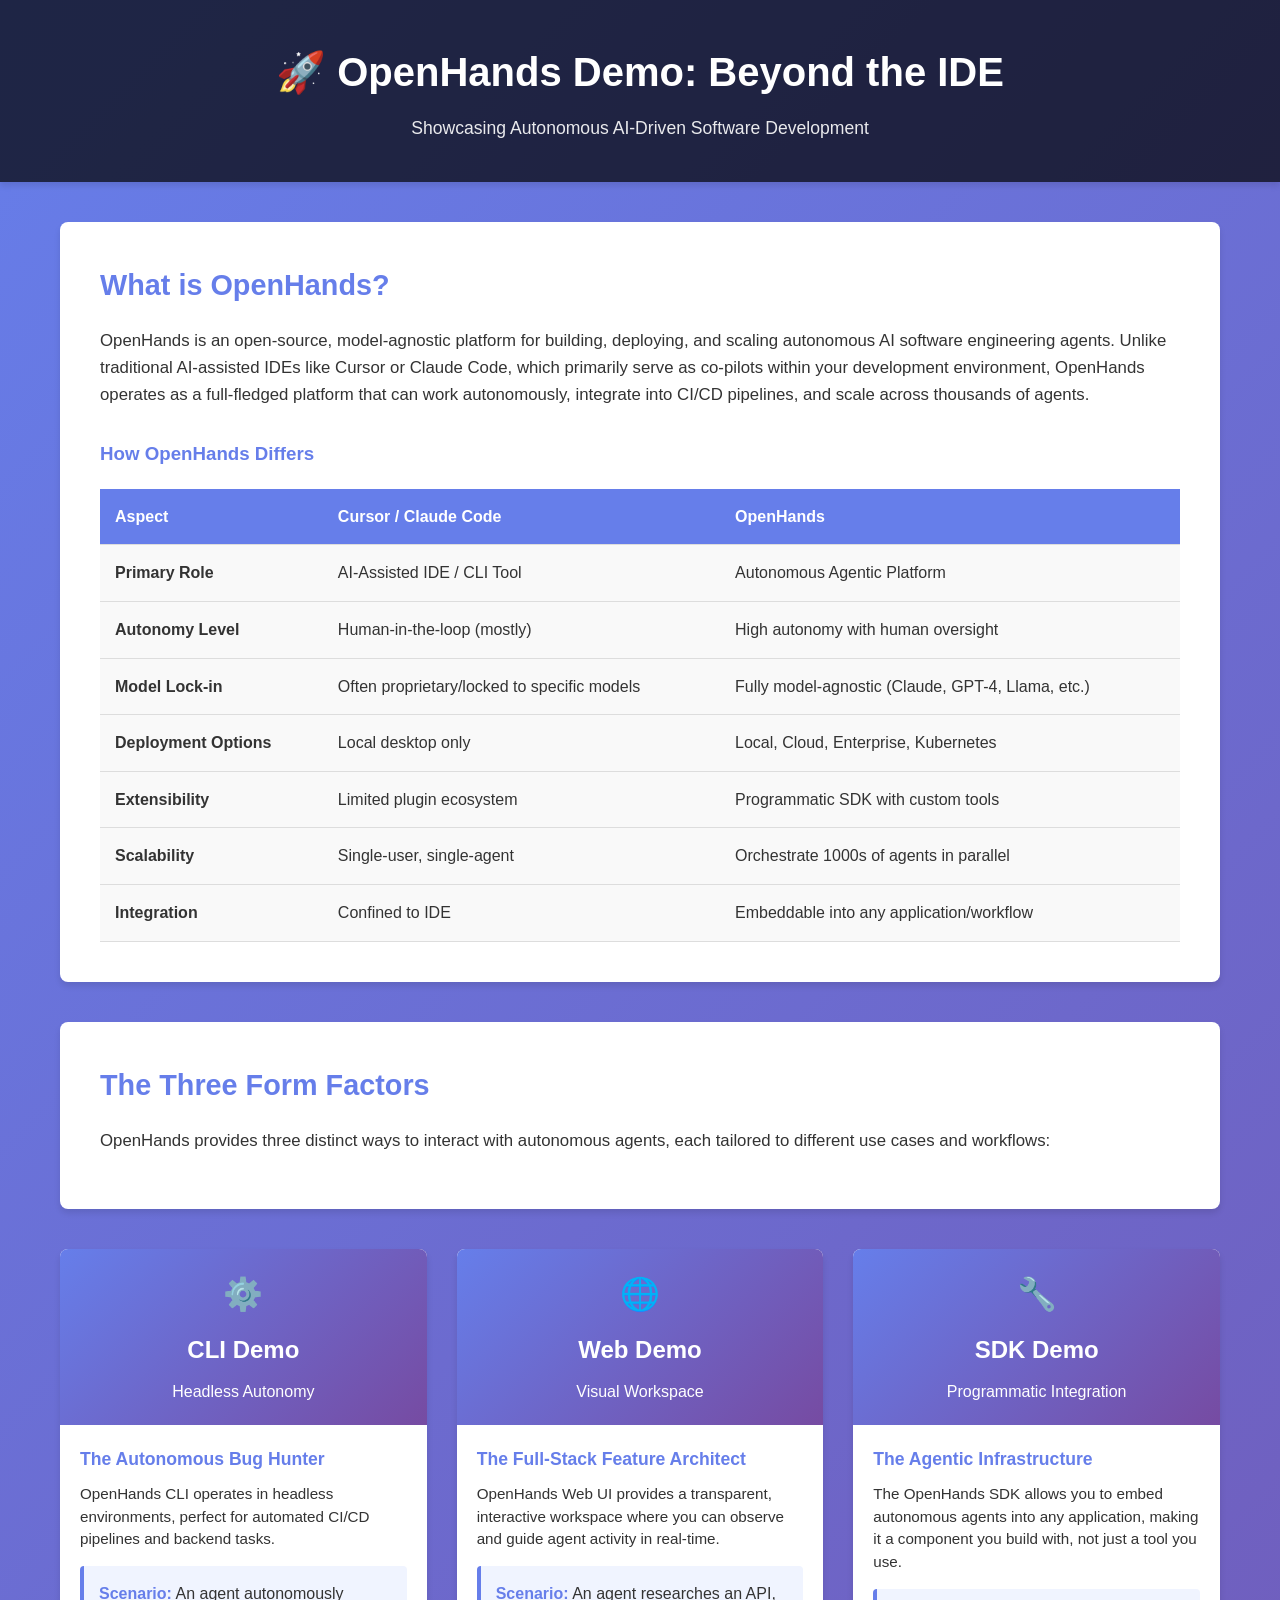
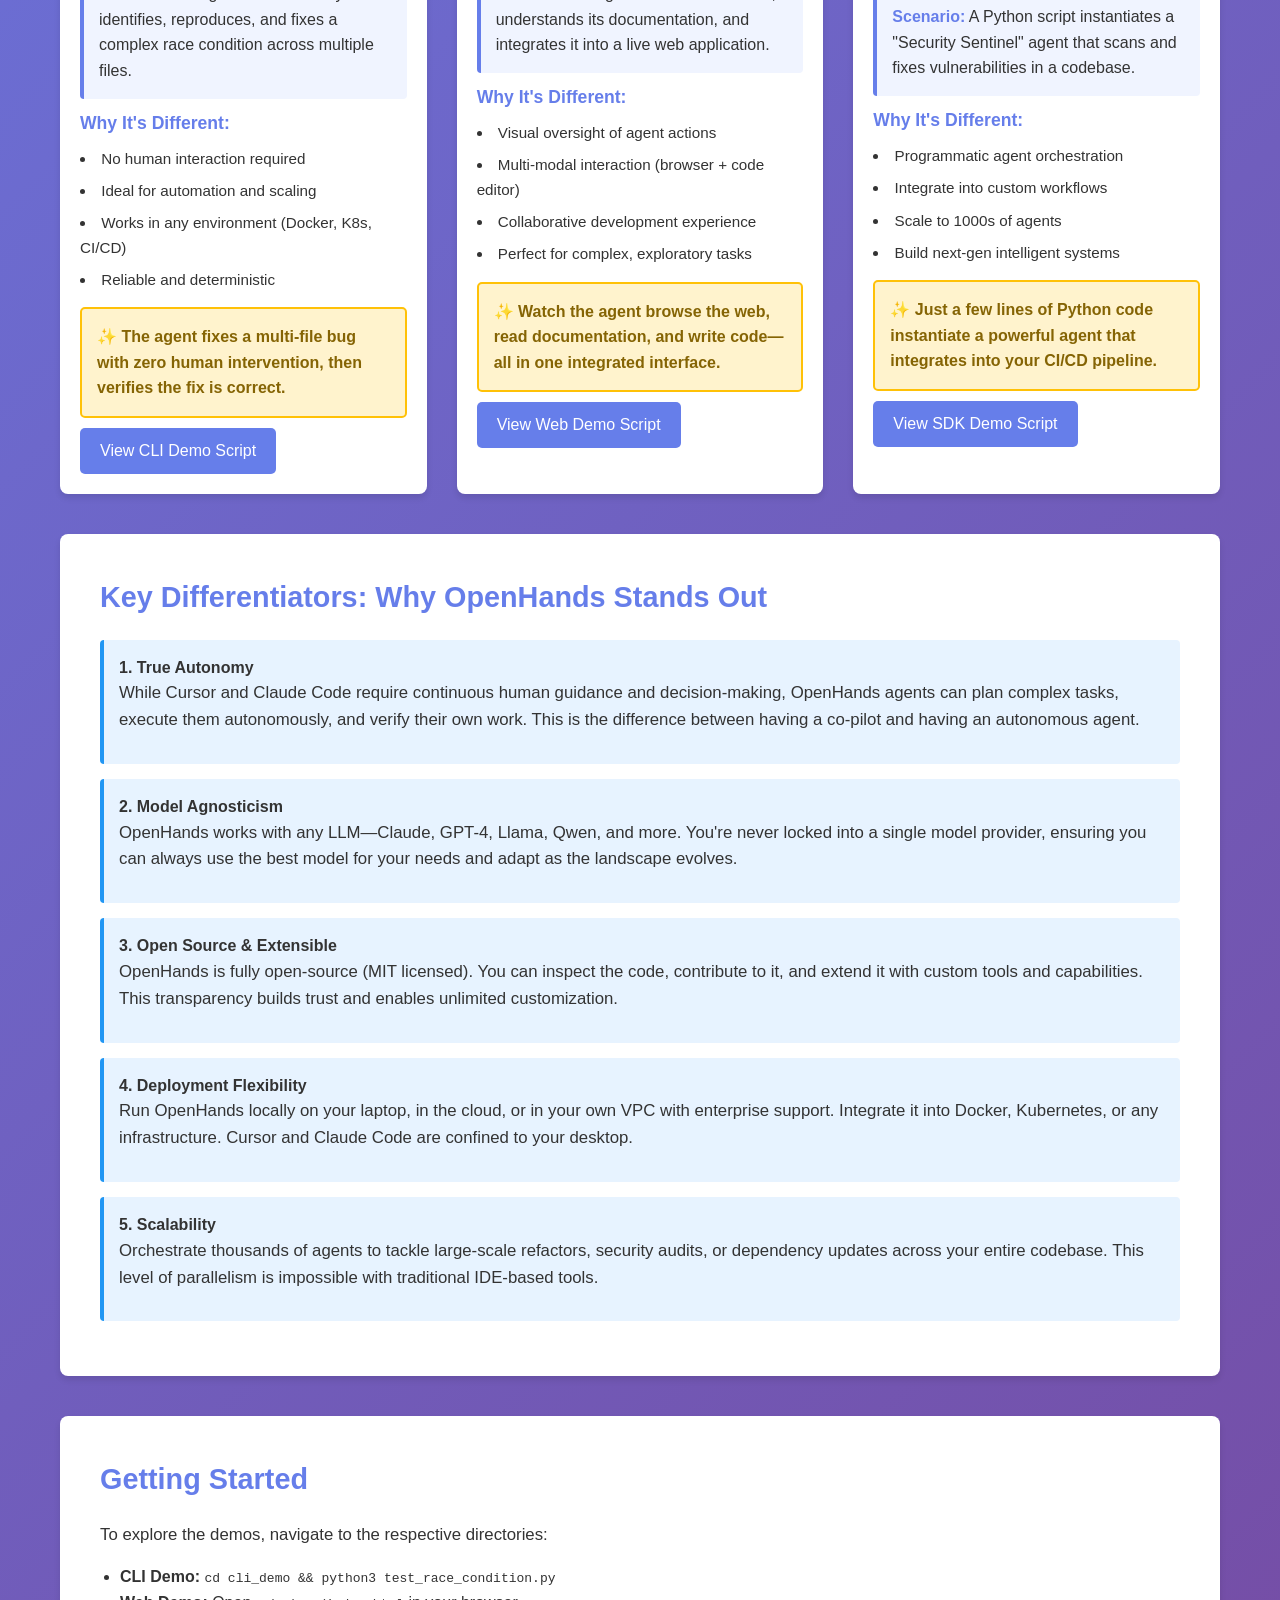
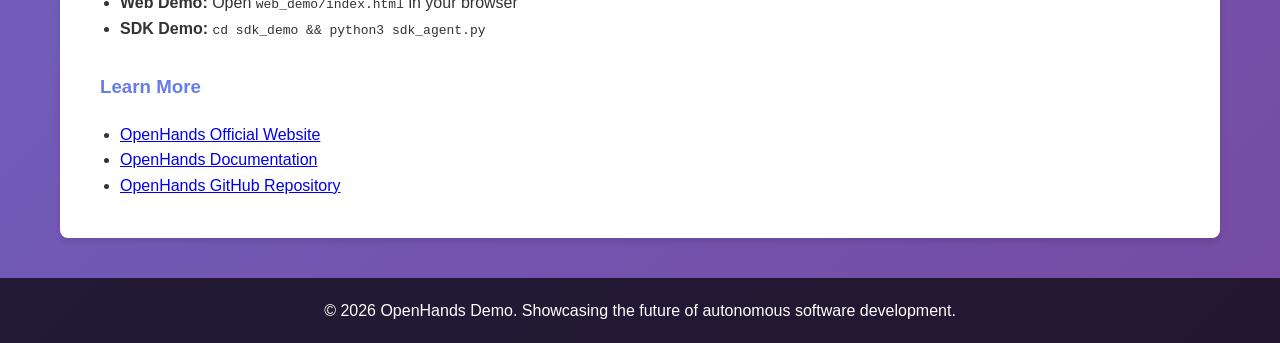
<file: index.html>
<!DOCTYPE html>
<html lang="en">
<head>
    <meta charset="UTF-8">
    <meta name="viewport" content="width=device-width, initial-scale=1.0">
    <title>OpenHands Demo: Beyond the IDE</title>
    <style>
        * {
            margin: 0;
            padding: 0;
            box-sizing: border-box;
        }

        body {
            font-family: 'Segoe UI', Tahoma, Geneva, Verdana, sans-serif;
            line-height: 1.6;
            color: #333;
            background: linear-gradient(135deg, #667eea 0%, #764ba2 100%);
            min-height: 100vh;
        }

        header {
            background-color: rgba(0, 0, 0, 0.7);
            color: white;
            padding: 40px 20px;
            text-align: center;
            box-shadow: 0 4px 6px rgba(0, 0, 0, 0.1);
        }

        header h1 {
            font-size: 2.5em;
            margin-bottom: 10px;
        }

        header p {
            font-size: 1.1em;
            opacity: 0.9;
        }

        .container {
            max-width: 1200px;
            margin: 40px auto;
            padding: 0 20px;
        }

        .intro-section {
            background-color: white;
            padding: 40px;
            border-radius: 8px;
            box-shadow: 0 4px 6px rgba(0, 0, 0, 0.1);
            margin-bottom: 40px;
        }

        .intro-section h2 {
            color: #667eea;
            margin-bottom: 20px;
            font-size: 1.8em;
        }

        .intro-section p {
            margin-bottom: 15px;
            font-size: 1.05em;
        }

        .differentiation-table {
            width: 100%;
            border-collapse: collapse;
            margin-top: 20px;
            background-color: #f9f9f9;
        }

        .differentiation-table th,
        .differentiation-table td {
            padding: 15px;
            text-align: left;
            border-bottom: 1px solid #ddd;
        }

        .differentiation-table th {
            background-color: #667eea;
            color: white;
            font-weight: bold;
        }

        .differentiation-table tr:hover {
            background-color: #f0f0f0;
        }

        .demo-section {
            display: grid;
            grid-template-columns: repeat(auto-fit, minmax(300px, 1fr));
            gap: 30px;
            margin-bottom: 40px;
        }

        .demo-card {
            background-color: white;
            border-radius: 8px;
            box-shadow: 0 4px 6px rgba(0, 0, 0, 0.1);
            overflow: hidden;
            transition: transform 0.3s, box-shadow 0.3s;
        }

        .demo-card:hover {
            transform: translateY(-5px);
            box-shadow: 0 8px 12px rgba(0, 0, 0, 0.15);
        }

        .demo-card-header {
            background: linear-gradient(135deg, #667eea 0%, #764ba2 100%);
            color: white;
            padding: 20px;
            text-align: center;
        }

        .demo-card-header h3 {
            font-size: 1.5em;
            margin-bottom: 10px;
        }

        .demo-card-header .emoji {
            font-size: 2em;
            margin-bottom: 10px;
        }

        .demo-card-body {
            padding: 20px;
        }

        .demo-card-body h4 {
            color: #667eea;
            margin-bottom: 10px;
            font-size: 1.1em;
        }

        .demo-card-body p {
            margin-bottom: 15px;
            font-size: 0.95em;
            line-height: 1.5;
        }

        .demo-card-body ul {
            list-style-position: inside;
            margin-bottom: 15px;
        }

        .demo-card-body li {
            margin-bottom: 8px;
            font-size: 0.95em;
        }

        .demo-link {
            display: inline-block;
            background-color: #667eea;
            color: white;
            padding: 10px 20px;
            border-radius: 5px;
            text-decoration: none;
            transition: background-color 0.3s;
            margin-top: 10px;
        }

        .demo-link:hover {
            background-color: #764ba2;
        }

        .key-message {
            background-color: #f0f4ff;
            border-left: 4px solid #667eea;
            padding: 15px;
            margin-bottom: 10px;
            border-radius: 4px;
        }

        .key-message strong {
            color: #667eea;
        }

        footer {
            background-color: rgba(0, 0, 0, 0.7);
            color: white;
            text-align: center;
            padding: 20px;
            margin-top: 40px;
        }

        .wow-factor {
            background-color: #fff3cd;
            border: 2px solid #ffc107;
            padding: 15px;
            border-radius: 5px;
            margin-top: 15px;
            font-weight: bold;
            color: #856404;
        }

        .comparison-highlight {
            background-color: #e7f3ff;
            border-left: 4px solid #2196F3;
            padding: 15px;
            margin-bottom: 15px;
            border-radius: 4px;
        }
    </style>
</head>
<body>
    <header>
        <h1>🚀 OpenHands Demo: Beyond the IDE</h1>
        <p>Showcasing Autonomous AI-Driven Software Development</p>
    </header>

    <div class="container">
        <section class="intro-section">
            <h2>What is OpenHands?</h2>
            <p>OpenHands is an open-source, model-agnostic platform for building, deploying, and scaling autonomous AI software engineering agents. Unlike traditional AI-assisted IDEs like Cursor or Claude Code, which primarily serve as co-pilots within your development environment, OpenHands operates as a full-fledged platform that can work autonomously, integrate into CI/CD pipelines, and scale across thousands of agents.</p>
            
            <h3 style="color: #667eea; margin-top: 30px; margin-bottom: 20px;">How OpenHands Differs</h3>
            <table class="differentiation-table">
                <thead>
                    <tr>
                        <th>Aspect</th>
                        <th>Cursor / Claude Code</th>
                        <th>OpenHands</th>
                    </tr>
                </thead>
                <tbody>
                    <tr>
                        <td><strong>Primary Role</strong></td>
                        <td>AI-Assisted IDE / CLI Tool</td>
                        <td>Autonomous Agentic Platform</td>
                    </tr>
                    <tr>
                        <td><strong>Autonomy Level</strong></td>
                        <td>Human-in-the-loop (mostly)</td>
                        <td>High autonomy with human oversight</td>
                    </tr>
                    <tr>
                        <td><strong>Model Lock-in</strong></td>
                        <td>Often proprietary/locked to specific models</td>
                        <td>Fully model-agnostic (Claude, GPT-4, Llama, etc.)</td>
                    </tr>
                    <tr>
                        <td><strong>Deployment Options</strong></td>
                        <td>Local desktop only</td>
                        <td>Local, Cloud, Enterprise, Kubernetes</td>
                    </tr>
                    <tr>
                        <td><strong>Extensibility</strong></td>
                        <td>Limited plugin ecosystem</td>
                        <td>Programmatic SDK with custom tools</td>
                    </tr>
                    <tr>
                        <td><strong>Scalability</strong></td>
                        <td>Single-user, single-agent</td>
                        <td>Orchestrate 1000s of agents in parallel</td>
                    </tr>
                    <tr>
                        <td><strong>Integration</strong></td>
                        <td>Confined to IDE</td>
                        <td>Embeddable into any application/workflow</td>
                    </tr>
                </tbody>
            </table>
        </section>

        <section class="intro-section">
            <h2>The Three Form Factors</h2>
            <p>OpenHands provides three distinct ways to interact with autonomous agents, each tailored to different use cases and workflows:</p>
        </section>

        <section class="demo-section">
            <div class="demo-card">
                <div class="demo-card-header">
                    <div class="emoji">⚙️</div>
                    <h3>CLI Demo</h3>
                    <p>Headless Autonomy</p>
                </div>
                <div class="demo-card-body">
                    <h4>The Autonomous Bug Hunter</h4>
                    <p>OpenHands CLI operates in headless environments, perfect for automated CI/CD pipelines and backend tasks.</p>
                    
                    <div class="key-message">
                        <strong>Scenario:</strong> An agent autonomously identifies, reproduces, and fixes a complex race condition across multiple files.
                    </div>

                    <h4>Why It's Different:</h4>
                    <ul>
                        <li>No human interaction required</li>
                        <li>Ideal for automation and scaling</li>
                        <li>Works in any environment (Docker, K8s, CI/CD)</li>
                        <li>Reliable and deterministic</li>
                    </ul>

                    <div class="wow-factor">
                        ✨ The agent fixes a multi-file bug with zero human intervention, then verifies the fix is correct.
                    </div>

                    <a href="cli_demo/cli_demo_script.md" class="demo-link">View CLI Demo Script</a>
                </div>
            </div>

            <div class="demo-card">
                <div class="demo-card-header">
                    <div class="emoji">🌐</div>
                    <h3>Web Demo</h3>
                    <p>Visual Workspace</p>
                </div>
                <div class="demo-card-body">
                    <h4>The Full-Stack Feature Architect</h4>
                    <p>OpenHands Web UI provides a transparent, interactive workspace where you can observe and guide agent activity in real-time.</p>
                    
                    <div class="key-message">
                        <strong>Scenario:</strong> An agent researches an API, understands its documentation, and integrates it into a live web application.
                    </div>

                    <h4>Why It's Different:</h4>
                    <ul>
                        <li>Visual oversight of agent actions</li>
                        <li>Multi-modal interaction (browser + code editor)</li>
                        <li>Collaborative development experience</li>
                        <li>Perfect for complex, exploratory tasks</li>
                    </ul>

                    <div class="wow-factor">
                        ✨ Watch the agent browse the web, read documentation, and write code—all in one integrated interface.
                    </div>

                    <a href="web_demo/web_demo_script.md" class="demo-link">View Web Demo Script</a>
                </div>
            </div>

            <div class="demo-card">
                <div class="demo-card-header">
                    <div class="emoji">🔧</div>
                    <h3>SDK Demo</h3>
                    <p>Programmatic Integration</p>
                </div>
                <div class="demo-card-body">
                    <h4>The Agentic Infrastructure</h4>
                    <p>The OpenHands SDK allows you to embed autonomous agents into any application, making it a component you build with, not just a tool you use.</p>
                    
                    <div class="key-message">
                        <strong>Scenario:</strong> A Python script instantiates a "Security Sentinel" agent that scans and fixes vulnerabilities in a codebase.
                    </div>

                    <h4>Why It's Different:</h4>
                    <ul>
                        <li>Programmatic agent orchestration</li>
                        <li>Integrate into custom workflows</li>
                        <li>Scale to 1000s of agents</li>
                        <li>Build next-gen intelligent systems</li>
                    </ul>

                    <div class="wow-factor">
                        ✨ Just a few lines of Python code instantiate a powerful agent that integrates into your CI/CD pipeline.
                    </div>

                    <a href="sdk_demo/sdk_demo_script.md" class="demo-link">View SDK Demo Script</a>
                </div>
            </div>
        </section>

        <section class="intro-section">
            <h2>Key Differentiators: Why OpenHands Stands Out</h2>
            
            <div class="comparison-highlight">
                <h4>1. True Autonomy</h4>
                <p>While Cursor and Claude Code require continuous human guidance and decision-making, OpenHands agents can plan complex tasks, execute them autonomously, and verify their own work. This is the difference between having a co-pilot and having an autonomous agent.</p>
            </div>

            <div class="comparison-highlight">
                <h4>2. Model Agnosticism</h4>
                <p>OpenHands works with any LLM—Claude, GPT-4, Llama, Qwen, and more. You're never locked into a single model provider, ensuring you can always use the best model for your needs and adapt as the landscape evolves.</p>
            </div>

            <div class="comparison-highlight">
                <h4>3. Open Source & Extensible</h4>
                <p>OpenHands is fully open-source (MIT licensed). You can inspect the code, contribute to it, and extend it with custom tools and capabilities. This transparency builds trust and enables unlimited customization.</p>
            </div>

            <div class="comparison-highlight">
                <h4>4. Deployment Flexibility</h4>
                <p>Run OpenHands locally on your laptop, in the cloud, or in your own VPC with enterprise support. Integrate it into Docker, Kubernetes, or any infrastructure. Cursor and Claude Code are confined to your desktop.</p>
            </div>

            <div class="comparison-highlight">
                <h4>5. Scalability</h4>
                <p>Orchestrate thousands of agents to tackle large-scale refactors, security audits, or dependency updates across your entire codebase. This level of parallelism is impossible with traditional IDE-based tools.</p>
            </div>
        </section>

        <section class="intro-section">
            <h2>Getting Started</h2>
            <p>To explore the demos, navigate to the respective directories:</p>
            <ul style="margin-left: 20px; margin-top: 15px;">
                <li><strong>CLI Demo:</strong> <code>cd cli_demo && python3 test_race_condition.py</code></li>
                <li><strong>Web Demo:</strong> Open <code>web_demo/index.html</code> in your browser</li>
                <li><strong>SDK Demo:</strong> <code>cd sdk_demo && python3 sdk_agent.py</code></li>
            </ul>

            <h3 style="color: #667eea; margin-top: 30px; margin-bottom: 20px;">Learn More</h3>
            <ul style="margin-left: 20px;">
                <li><a href="https://openhands.dev/" target="_blank">OpenHands Official Website</a></li>
                <li><a href="https://docs.openhands.dev/" target="_blank">OpenHands Documentation</a></li>
                <li><a href="https://github.com/OpenHands/OpenHands" target="_blank">OpenHands GitHub Repository</a></li>
            </ul>
        </section>
    </div>

    <footer>
        <p>&copy; 2026 OpenHands Demo. Showcasing the future of autonomous software development.</p>
    </footer>
</body>
</html>
</file>
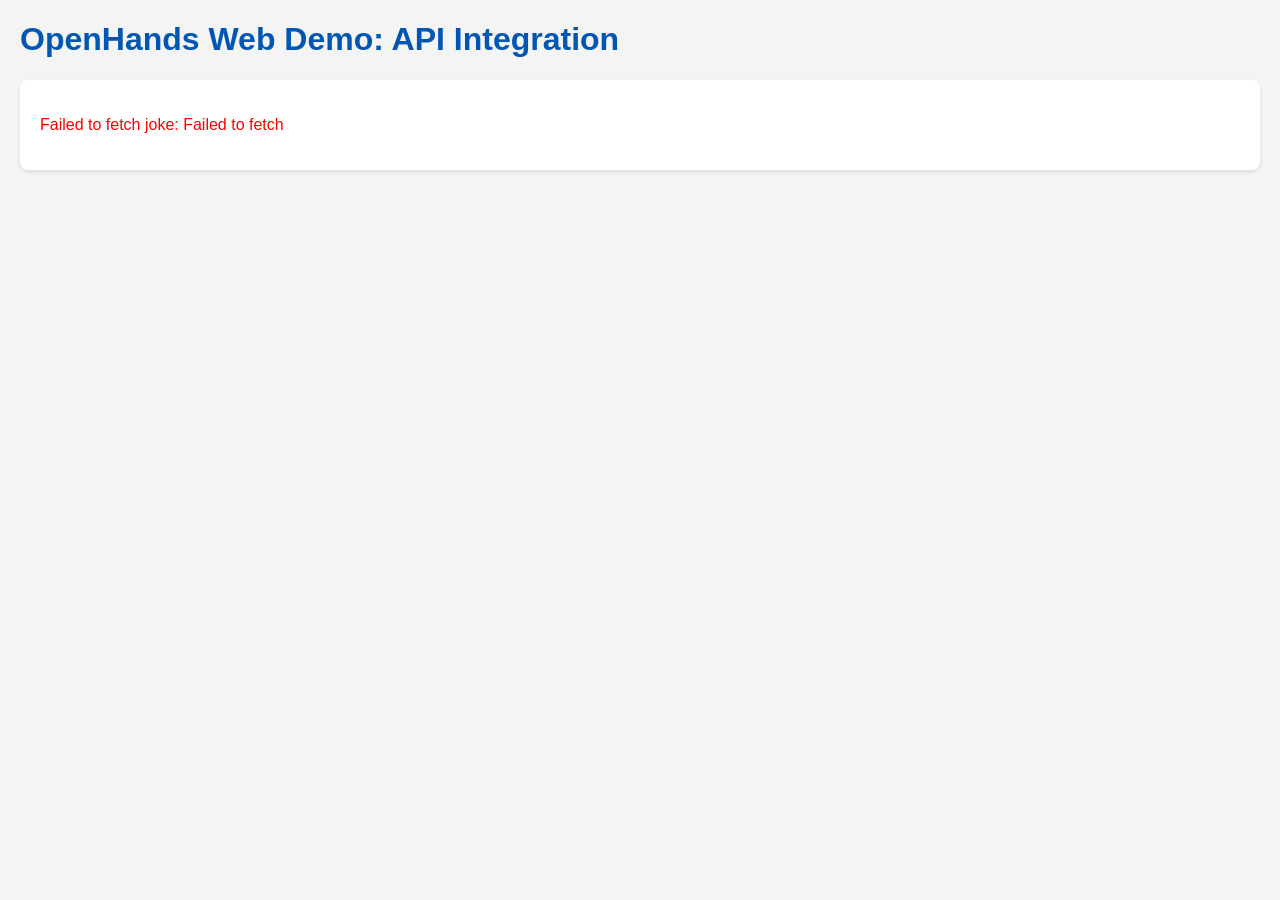
<file: web_demo/index.html>
<!DOCTYPE html>
<html lang="en">
<head>
    <meta charset="UTF-8">
    <meta name="viewport" content="width=device-width, initial-scale=1.0">
    <title>OpenHands Web Demo</title>
    <link rel="stylesheet" href="style.css">
</head>
<body>
    <h1>OpenHands Web Demo: API Integration</h1>
    <div id="data-container">
        <p>Loading data from API...</p>
    </div>
    <script src="script.js"></script>
</body>
</html>
</file>
<file: web_demo/style.css>
body {
    font-family: Arial, sans-serif;
    margin: 20px;
    background-color: #f4f4f4;
    color: #333;
}

h1 {
    color: #0056b3;
}

#data-container {
    background-color: #fff;
    padding: 20px;
    border-radius: 8px;
    box-shadow: 0 2px 4px rgba(0, 0, 0, 0.1);
}

.joke-text {
    font-size: 1.2em;
    font-style: italic;
    margin-bottom: 10px;
}

.joke-id {
    font-size: 0.8em;
    color: #666;
}
</file>
